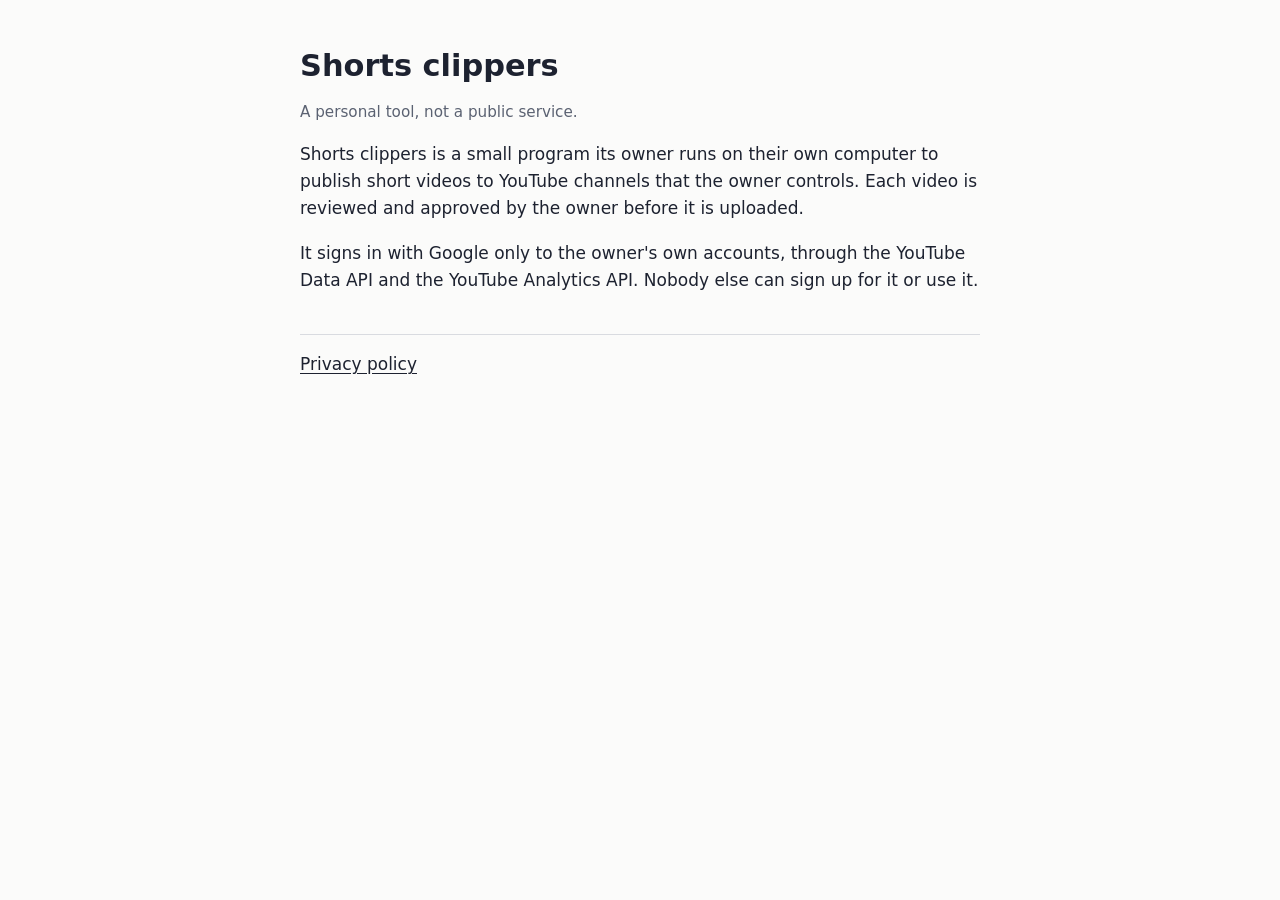
<file: index.html>
<!doctype html>
<html lang="en">
<head>
<meta charset="utf-8">
<meta name="viewport" content="width=device-width, initial-scale=1">
<title>Shorts clippers</title>
<link rel="stylesheet" href="style.css">
</head>
<body>
<main>
  <h1>Shorts clippers</h1>
  <p class="muted">A personal tool, not a public service.</p>
  <p>Shorts clippers is a small program its owner runs on their own computer to publish short videos
  to YouTube channels that the owner controls. Each video is reviewed and approved by the owner
  before it is uploaded.</p>
  <p>It signs in with Google only to the owner's own accounts, through the YouTube Data API and the
  YouTube Analytics API. Nobody else can sign up for it or use it.</p>
  <nav><a href="privacy.html">Privacy policy</a></nav>
</main>
</body>
</html>
</file>
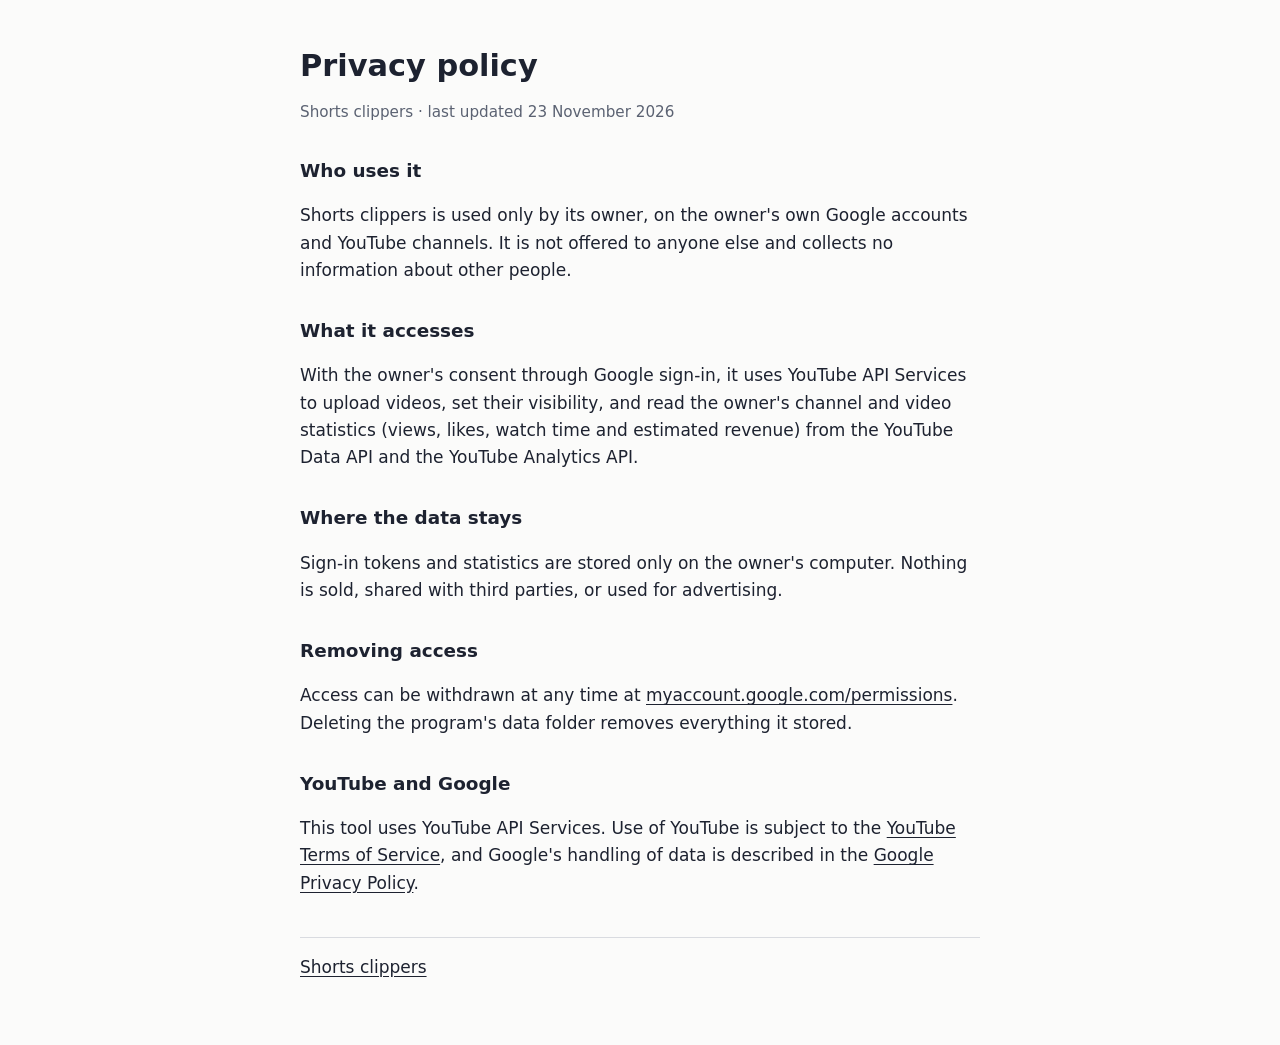
<file: privacy.html>
<!doctype html>
<html lang="en">
<head>
<meta charset="utf-8">
<meta name="viewport" content="width=device-width, initial-scale=1">
<title>Privacy policy - Shorts clippers</title>
<link rel="stylesheet" href="style.css">
</head>
<body>
<main>
  <h1>Privacy policy</h1>
  <p class="muted">Shorts clippers &middot; last updated 23 November 2026</p>

  <h2>Who uses it</h2>
  <p>Shorts clippers is used only by its owner, on the owner's own Google accounts and YouTube
  channels. It is not offered to anyone else and collects no information about other people.</p>

  <h2>What it accesses</h2>
  <p>With the owner's consent through Google sign-in, it uses YouTube API Services to upload videos,
  set their visibility, and read the owner's channel and video statistics (views, likes, watch time
  and estimated revenue) from the YouTube Data API and the YouTube Analytics API.</p>

  <h2>Where the data stays</h2>
  <p>Sign-in tokens and statistics are stored only on the owner's computer. Nothing is sold, shared
  with third parties, or used for advertising.</p>

  <h2>Removing access</h2>
  <p>Access can be withdrawn at any time at
  <a href="https://myaccount.google.com/permissions">myaccount.google.com/permissions</a>. Deleting
  the program's data folder removes everything it stored.</p>

  <h2>YouTube and Google</h2>
  <p>This tool uses YouTube API Services. Use of YouTube is subject to the
  <a href="https://www.youtube.com/t/terms">YouTube Terms of Service</a>, and Google's handling of data
  is described in the <a href="https://policies.google.com/privacy">Google Privacy Policy</a>.</p>

  <nav><a href="index.html">Shorts clippers</a></nav>
</main>
</body>
</html>
</file>
<file: style.css>
:root { color-scheme: light dark; --ink: #1d2230; --muted: #5b6272; --bg: #fbfbfa; --line: #d9dbe0; }
@media (prefers-color-scheme: dark) { :root { --ink: #e8e9ec; --muted: #a3a8b3; --bg: #14161b; --line: #2c3039; } }
body { margin: 0; background: var(--bg); color: var(--ink); font: 17px/1.6 system-ui, -apple-system, "Segoe UI", sans-serif; }
main { max-width: 680px; margin: 0 auto; padding: 48px 16px 64px; }
h1 { font-size: 1.9rem; line-height: 1.2; margin: 0 0 8px; }
h2 { font-size: 1.15rem; margin: 32px 0 8px; }
p, li { color: var(--ink); }
.muted { color: var(--muted); font-size: 0.95rem; }
a { color: inherit; text-underline-offset: 3px; }
nav { border-top: 1px solid var(--line); margin-top: 40px; padding-top: 16px; }
</file>
